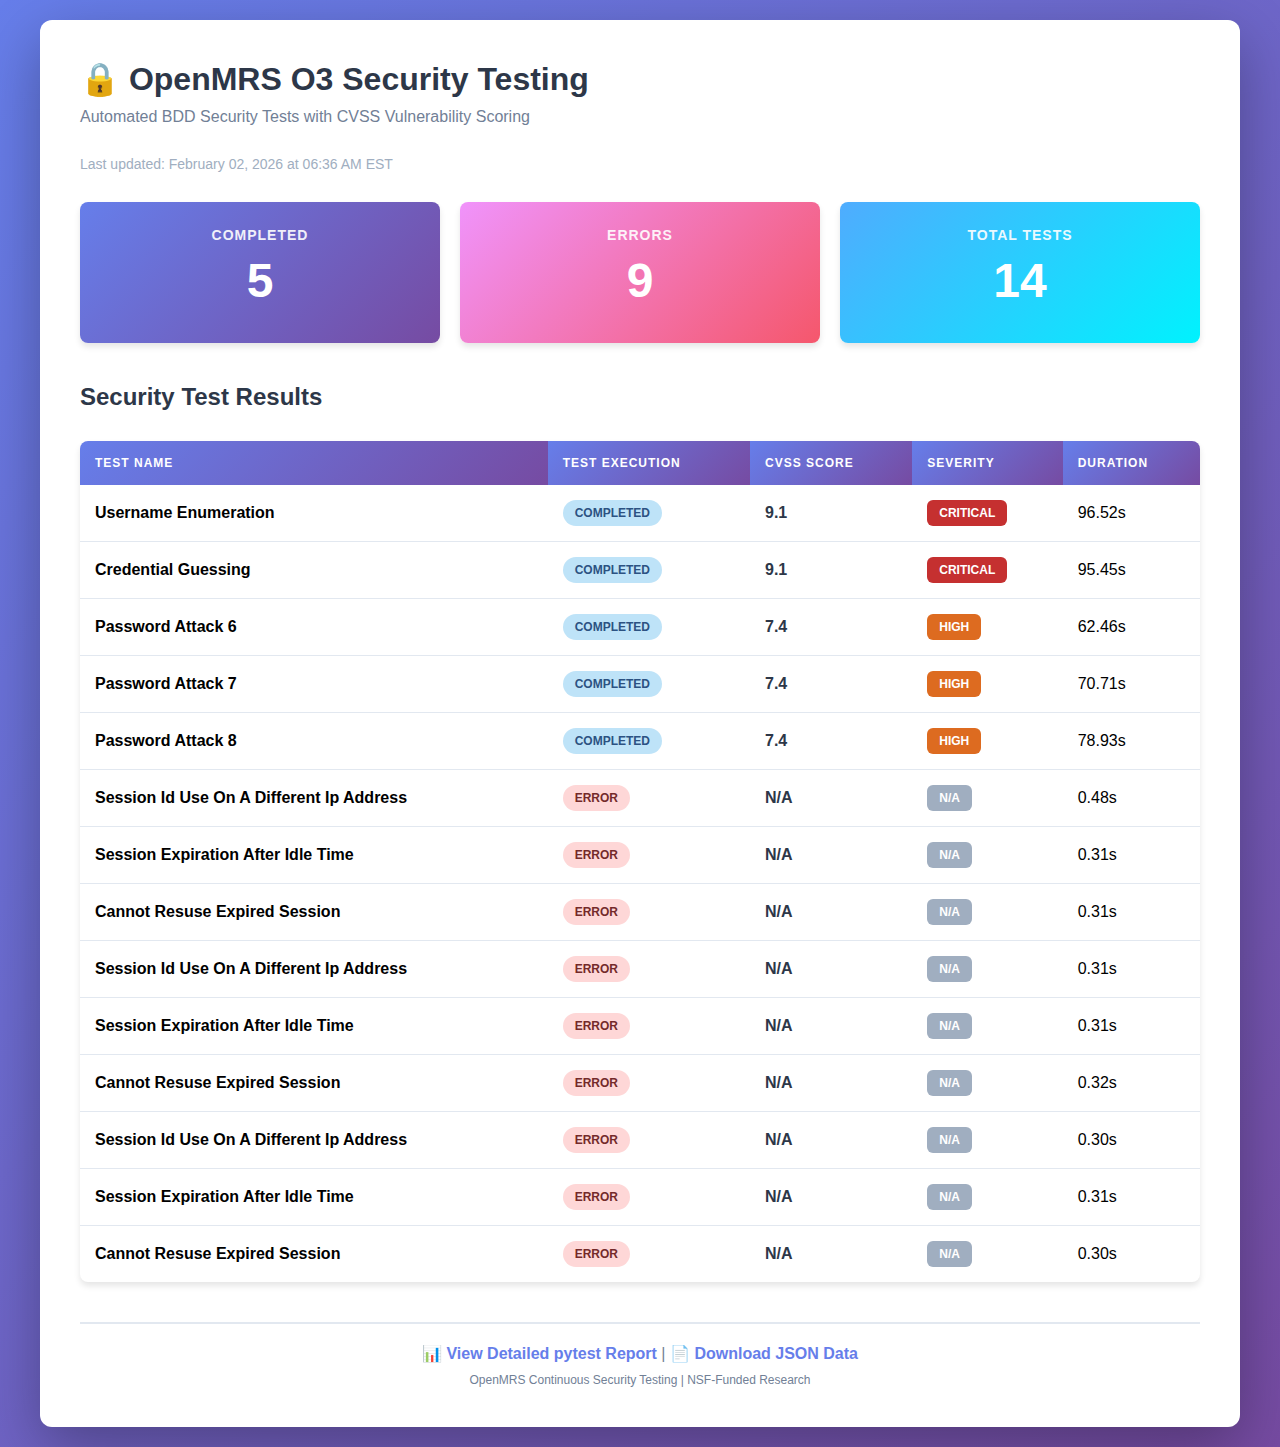
<file: security/index.html>
<!DOCTYPE html>
        <html>
        <head>
            <meta charset="UTF-8">
            <title>OpenMRS Security Test Results</title>
            <style>
                * { box-sizing: border-box; margin: 0; padding: 0; }
                body {
                    font-family: -apple-system, BlinkMacSystemFont, 'Segoe UI', Roboto, Oxygen, Ubuntu, sans-serif;
                    background: linear-gradient(135deg, #667eea 0%, #764ba2 100%);
                    padding: 20px;
                    min-height: 100vh;
                }
                .container {
                    max-width: 1200px;
                    margin: 0 auto;
                    background: white;
                    padding: 40px;
                    border-radius: 12px;
                    box-shadow: 0 20px 60px rgba(0,0,0,0.3);
                }
                h1 {
                    color: #2d3748;
                    margin-bottom: 10px;
                    font-size: 32px;
                }
                .subtitle {
                    color: #718096;
                    margin-bottom: 30px;
                    font-size: 16px;
                }
                .timestamp {
                    color: #a0aec0;
                    font-size: 14px;
                    margin-bottom: 30px;
                }
                .summary {
                    display: grid;
                    grid-template-columns: repeat(auto-fit, minmax(200px, 1fr));
                    gap: 20px;
                    margin: 30px 0;
                }
                .stat-card {
                    padding: 25px;
                    border-radius: 8px;
                    text-align: center;
                    box-shadow: 0 4px 6px rgba(0,0,0,0.1);
                }
                .stat-card.passed {
                    background: linear-gradient(135deg, #667eea 0%, #764ba2 100%);
                    color: white;
                }
                .stat-card.failed {
                    background: linear-gradient(135deg, #f093fb 0%, #f5576c 100%);
                    color: white;
                }
                .stat-card.total {
                    background: linear-gradient(135deg, #4facfe 0%, #00f2fe 100%);
                    color: white;
                }
                .stat-card h3 {
                    font-size: 14px;
                    text-transform: uppercase;
                    letter-spacing: 1px;
                    opacity: 0.9;
                    margin-bottom: 10px;
                }
                .stat-card .number {
                    font-size: 48px;
                    font-weight: bold;
                    margin: 10px 0;
                }
                table {
                    width: 100%;
                    border-collapse: collapse;
                    margin: 30px 0;
                    box-shadow: 0 4px 6px rgba(0,0,0,0.1);
                    border-radius: 8px;
                    overflow: hidden;
                }
                th {
                    background: linear-gradient(135deg, #667eea 0%, #764ba2 100%);
                    color: white;
                    padding: 15px;
                    text-align: left;
                    font-weight: 600;
                    text-transform: uppercase;
                    font-size: 12px;
                    letter-spacing: 1px;
                }
                td {
                    padding: 15px;
                    border-bottom: 1px solid #e2e8f0;
                }
                tr:hover {
                    background: #f7fafc;
                }
                tr:last-child td {
                    border-bottom: none;
                }
                .status-badge {
                    display: inline-block;
                    padding: 6px 12px;
                    border-radius: 20px;
                    font-size: 12px;
                    font-weight: 600;
                    text-transform: uppercase;
                }
                .status-completed {
                    background: #bee3f8;
                    color: #2c5282;
                }
                .status-error {
                    background: #fed7d7;
                    color: #742a2a;
                }
                .cvss-score {
                    font-weight: bold;
                    font-size: 16px;
                    color: #2d3748;
                }
                .severity-badge {
                    display: inline-block;
                    padding: 6px 12px;
                    border-radius: 6px;
                    font-weight: bold;
                    font-size: 12px;
                    text-transform: uppercase;
                }
                .severity-critical { background: #c53030; color: white; }
                .severity-high { background: #dd6b20; color: white; }
                .severity-medium { background: #d69e2e; color: white; }
                .severity-low { background: #38a169; color: white; }
                .severity-unknown { background: #a0aec0; color: white; }
                .footer {
                    margin-top: 40px;
                    padding-top: 20px;
                    border-top: 2px solid #e2e8f0;
                    text-align: center;
                    color: #718096;
                }
                .footer a {
                    color: #667eea;
                    text-decoration: none;
                    font-weight: 600;
                }
                .footer a:hover {
                    text-decoration: underline;
                }
            </style>
        </head>
        <body>
            <div class="container">
                <h1>🔒 OpenMRS O3 Security Testing</h1>
                <p class="subtitle">Automated BDD Security Tests with CVSS Vulnerability Scoring</p>
                <p class="timestamp">Last updated: February 02, 2026 at 06:36 AM EST</p>

                <div class="summary">
                    <div class="stat-card passed">
                        <h3>Completed</h3>
                        <div class="number">5</div>
                    </div>
                    <div class="stat-card failed">
                        <h3>Errors</h3>
                        <div class="number">9</div>
                    </div>
                    <div class="stat-card total">
                        <h3>Total Tests</h3>
                        <div class="number">14</div>
                    </div>
                </div>

                <h2 style="margin: 40px 0 20px 0; color: #2d3748;">Security Test Results</h2>
                <table>
                    <thead>
                        <tr>
                            <th>Test Name</th>
                            <th>Test Execution</th>
                            <th>CVSS Score</th>
                            <th>Severity</th>
                            <th>Duration</th>
                        </tr>
                    </thead>
                    <tbody>
        
                        <tr>
                            <td><strong>Username Enumeration</strong></td>
                            <td><span class="status-badge status-completed">Completed</span></td>
                            <td><span class="cvss-score">9.1</span></td>
                            <td><span class="severity-badge severity-critical">CRITICAL</span></td>
                            <td>96.52s</td>
                        </tr>
            
                        <tr>
                            <td><strong>Credential Guessing</strong></td>
                            <td><span class="status-badge status-completed">Completed</span></td>
                            <td><span class="cvss-score">9.1</span></td>
                            <td><span class="severity-badge severity-critical">CRITICAL</span></td>
                            <td>95.45s</td>
                        </tr>
            
                        <tr>
                            <td><strong>Password Attack 6</strong></td>
                            <td><span class="status-badge status-completed">Completed</span></td>
                            <td><span class="cvss-score">7.4</span></td>
                            <td><span class="severity-badge severity-high">HIGH</span></td>
                            <td>62.46s</td>
                        </tr>
            
                        <tr>
                            <td><strong>Password Attack 7</strong></td>
                            <td><span class="status-badge status-completed">Completed</span></td>
                            <td><span class="cvss-score">7.4</span></td>
                            <td><span class="severity-badge severity-high">HIGH</span></td>
                            <td>70.71s</td>
                        </tr>
            
                        <tr>
                            <td><strong>Password Attack 8</strong></td>
                            <td><span class="status-badge status-completed">Completed</span></td>
                            <td><span class="cvss-score">7.4</span></td>
                            <td><span class="severity-badge severity-high">HIGH</span></td>
                            <td>78.93s</td>
                        </tr>
            
                        <tr>
                            <td><strong>Session Id Use On A Different Ip Address</strong></td>
                            <td><span class="status-badge status-error">Error</span></td>
                            <td><span class="cvss-score">N/A</span></td>
                            <td><span class="severity-badge severity-unknown">N/A</span></td>
                            <td>0.48s</td>
                        </tr>
            
                        <tr>
                            <td><strong>Session Expiration After Idle Time</strong></td>
                            <td><span class="status-badge status-error">Error</span></td>
                            <td><span class="cvss-score">N/A</span></td>
                            <td><span class="severity-badge severity-unknown">N/A</span></td>
                            <td>0.31s</td>
                        </tr>
            
                        <tr>
                            <td><strong>Cannot Resuse Expired Session</strong></td>
                            <td><span class="status-badge status-error">Error</span></td>
                            <td><span class="cvss-score">N/A</span></td>
                            <td><span class="severity-badge severity-unknown">N/A</span></td>
                            <td>0.31s</td>
                        </tr>
            
                        <tr>
                            <td><strong>Session Id Use On A Different Ip Address</strong></td>
                            <td><span class="status-badge status-error">Error</span></td>
                            <td><span class="cvss-score">N/A</span></td>
                            <td><span class="severity-badge severity-unknown">N/A</span></td>
                            <td>0.31s</td>
                        </tr>
            
                        <tr>
                            <td><strong>Session Expiration After Idle Time</strong></td>
                            <td><span class="status-badge status-error">Error</span></td>
                            <td><span class="cvss-score">N/A</span></td>
                            <td><span class="severity-badge severity-unknown">N/A</span></td>
                            <td>0.31s</td>
                        </tr>
            
                        <tr>
                            <td><strong>Cannot Resuse Expired Session</strong></td>
                            <td><span class="status-badge status-error">Error</span></td>
                            <td><span class="cvss-score">N/A</span></td>
                            <td><span class="severity-badge severity-unknown">N/A</span></td>
                            <td>0.32s</td>
                        </tr>
            
                        <tr>
                            <td><strong>Session Id Use On A Different Ip Address</strong></td>
                            <td><span class="status-badge status-error">Error</span></td>
                            <td><span class="cvss-score">N/A</span></td>
                            <td><span class="severity-badge severity-unknown">N/A</span></td>
                            <td>0.30s</td>
                        </tr>
            
                        <tr>
                            <td><strong>Session Expiration After Idle Time</strong></td>
                            <td><span class="status-badge status-error">Error</span></td>
                            <td><span class="cvss-score">N/A</span></td>
                            <td><span class="severity-badge severity-unknown">N/A</span></td>
                            <td>0.31s</td>
                        </tr>
            
                        <tr>
                            <td><strong>Cannot Resuse Expired Session</strong></td>
                            <td><span class="status-badge status-error">Error</span></td>
                            <td><span class="cvss-score">N/A</span></td>
                            <td><span class="severity-badge severity-unknown">N/A</span></td>
                            <td>0.30s</td>
                        </tr>
            
                    </tbody>
                </table>

                <div class="footer">
                    <p><a href="report.html">📊 View Detailed pytest Report</a> |
                    <a href="security_results.json">📄 Download JSON Data</a></p>
                    <p style="margin-top: 10px; font-size: 12px;">
                        OpenMRS Continuous Security Testing | NSF-Funded Research
                    </p>
                </div>
            </div>
        </body>
        </html>
</file>
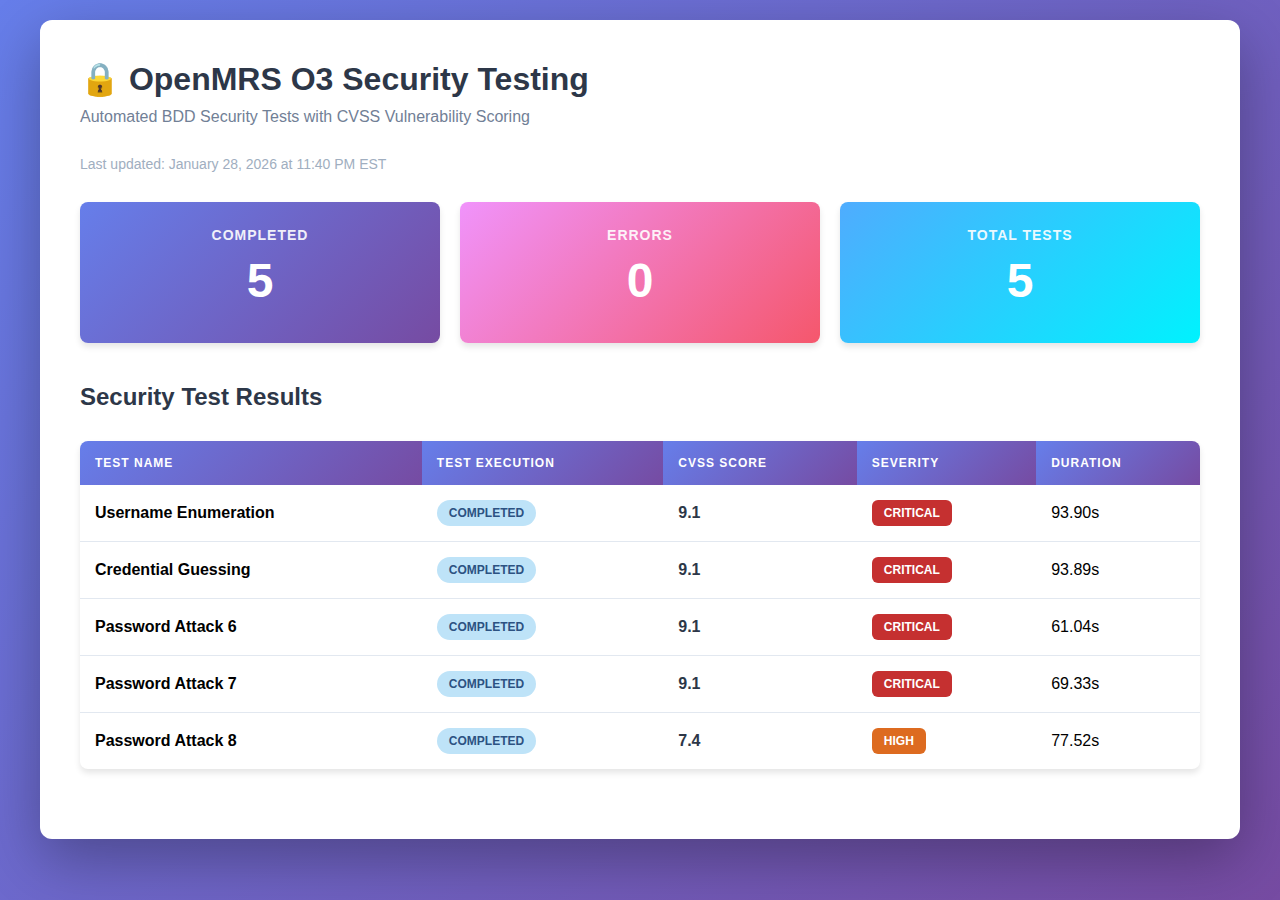
<file: security_dashboard.html>
<!DOCTYPE html>
<html>
<head>
    <meta charset="UTF-8">
    <title>OpenMRS Security Test Results</title>
    <style>
        * { box-sizing: border-box; margin: 0; padding: 0; }
        body {
            font-family: -apple-system, BlinkMacSystemFont, 'Segoe UI', Roboto, sans-serif;
            background: linear-gradient(135deg, #667eea 0%, #764ba2 100%);
            padding: 20px;
            min-height: 100vh;
        }
        .container {
            max-width: 1200px;
            margin: 0 auto;
            background: white;
            padding: 40px;
            border-radius: 12px;
            box-shadow: 0 20px 60px rgba(0,0,0,0.3);
        }
        h1 { color: #2d3748; margin-bottom: 10px; font-size: 32px; }
        .subtitle { color: #718096; margin-bottom: 30px; font-size: 16px; }
        .timestamp { color: #a0aec0; font-size: 14px; margin-bottom: 30px; }
        .summary {
            display: grid;
            grid-template-columns: repeat(auto-fit, minmax(200px, 1fr));
            gap: 20px;
            margin: 30px 0;
        }
        .stat-card {
            padding: 25px;
            border-radius: 8px;
            text-align: center;
            box-shadow: 0 4px 6px rgba(0,0,0,0.1);
        }
        .stat-card.passed { background: linear-gradient(135deg, #667eea 0%, #764ba2 100%); color: white; }
        .stat-card.failed { background: linear-gradient(135deg, #f093fb 0%, #f5576c 100%); color: white; }
        .stat-card.total { background: linear-gradient(135deg, #4facfe 0%, #00f2fe 100%); color: white; }
        .stat-card h3 { font-size: 14px; text-transform: uppercase; letter-spacing: 1px; opacity: 0.9; margin-bottom: 10px; }
        .stat-card .number { font-size: 48px; font-weight: bold; margin: 10px 0; }
        table { width: 100%; border-collapse: collapse; margin: 30px 0; box-shadow: 0 4px 6px rgba(0,0,0,0.1); border-radius: 8px; overflow: hidden; }
        th { background: linear-gradient(135deg, #667eea 0%, #764ba2 100%); color: white; padding: 15px; text-align: left; font-weight: 600; text-transform: uppercase; font-size: 12px; letter-spacing: 1px; }
        td { padding: 15px; border-bottom: 1px solid #e2e8f0; }
        tr:hover { background: #f7fafc; }
        tr:last-child td { border-bottom: none; }
        .status-badge { display: inline-block; padding: 6px 12px; border-radius: 20px; font-size: 12px; font-weight: 600; text-transform: uppercase; }
        .status-completed { background: #bee3f8; color: #2c5282; }
        .status-error { background: #fed7d7; color: #742a2a; }
        .cvss-score { font-weight: bold; font-size: 16px; color: #2d3748; }
        .severity-badge { display: inline-block; padding: 6px 12px; border-radius: 6px; font-weight: bold; font-size: 12px; text-transform: uppercase; }
        .severity-critical { background: #c53030; color: white; }
        .severity-high { background: #dd6b20; color: white; }
        .severity-medium { background: #d69e2e; color: white; }
        .severity-low { background: #38a169; color: white; }
        .severity-unknown { background: #a0aec0; color: white; }
    </style>
</head>
<body>
    <div class="container">
        <h1>🔒 OpenMRS O3 Security Testing</h1>
        <p class="subtitle">Automated BDD Security Tests with CVSS Vulnerability Scoring</p>
        <p class="timestamp">Last updated: January 28, 2026 at 11:40 PM EST</p>

        <div class="summary">
            <div class="stat-card passed">
                <h3>Completed</h3>
                <div class="number">5</div>
            </div>
            <div class="stat-card failed">
                <h3>Errors</h3>
                <div class="number">0</div>
            </div>
            <div class="stat-card total">
                <h3>Total Tests</h3>
                <div class="number">5</div>
            </div>
        </div>

        <h2 style="margin: 40px 0 20px 0; color: #2d3748;">Security Test Results</h2>
        <table>
            <thead>
                <tr>
                    <th>Test Name</th>
                    <th>Test Execution</th>
                    <th>CVSS Score</th>
                    <th>Severity</th>
                    <th>Duration</th>
                </tr>
            </thead>
            <tbody>

                <tr>
                    <td><strong>Username Enumeration</strong></td>
                    <td><span class="status-badge status-completed">Completed</span></td>
                    <td><span class="cvss-score">9.1</span></td>
                    <td><span class="severity-badge severity-critical">CRITICAL</span></td>
                    <td>93.90s</td>
                </tr>
    
                <tr>
                    <td><strong>Credential Guessing</strong></td>
                    <td><span class="status-badge status-completed">Completed</span></td>
                    <td><span class="cvss-score">9.1</span></td>
                    <td><span class="severity-badge severity-critical">CRITICAL</span></td>
                    <td>93.89s</td>
                </tr>
    
                <tr>
                    <td><strong>Password Attack 6</strong></td>
                    <td><span class="status-badge status-completed">Completed</span></td>
                    <td><span class="cvss-score">9.1</span></td>
                    <td><span class="severity-badge severity-critical">CRITICAL</span></td>
                    <td>61.04s</td>
                </tr>
    
                <tr>
                    <td><strong>Password Attack 7</strong></td>
                    <td><span class="status-badge status-completed">Completed</span></td>
                    <td><span class="cvss-score">9.1</span></td>
                    <td><span class="severity-badge severity-critical">CRITICAL</span></td>
                    <td>69.33s</td>
                </tr>
    
                <tr>
                    <td><strong>Password Attack 8</strong></td>
                    <td><span class="status-badge status-completed">Completed</span></td>
                    <td><span class="cvss-score">7.4</span></td>
                    <td><span class="severity-badge severity-high">HIGH</span></td>
                    <td>77.52s</td>
                </tr>
    
            </tbody>
        </table>
    </div>
</body>
</html>
</file>
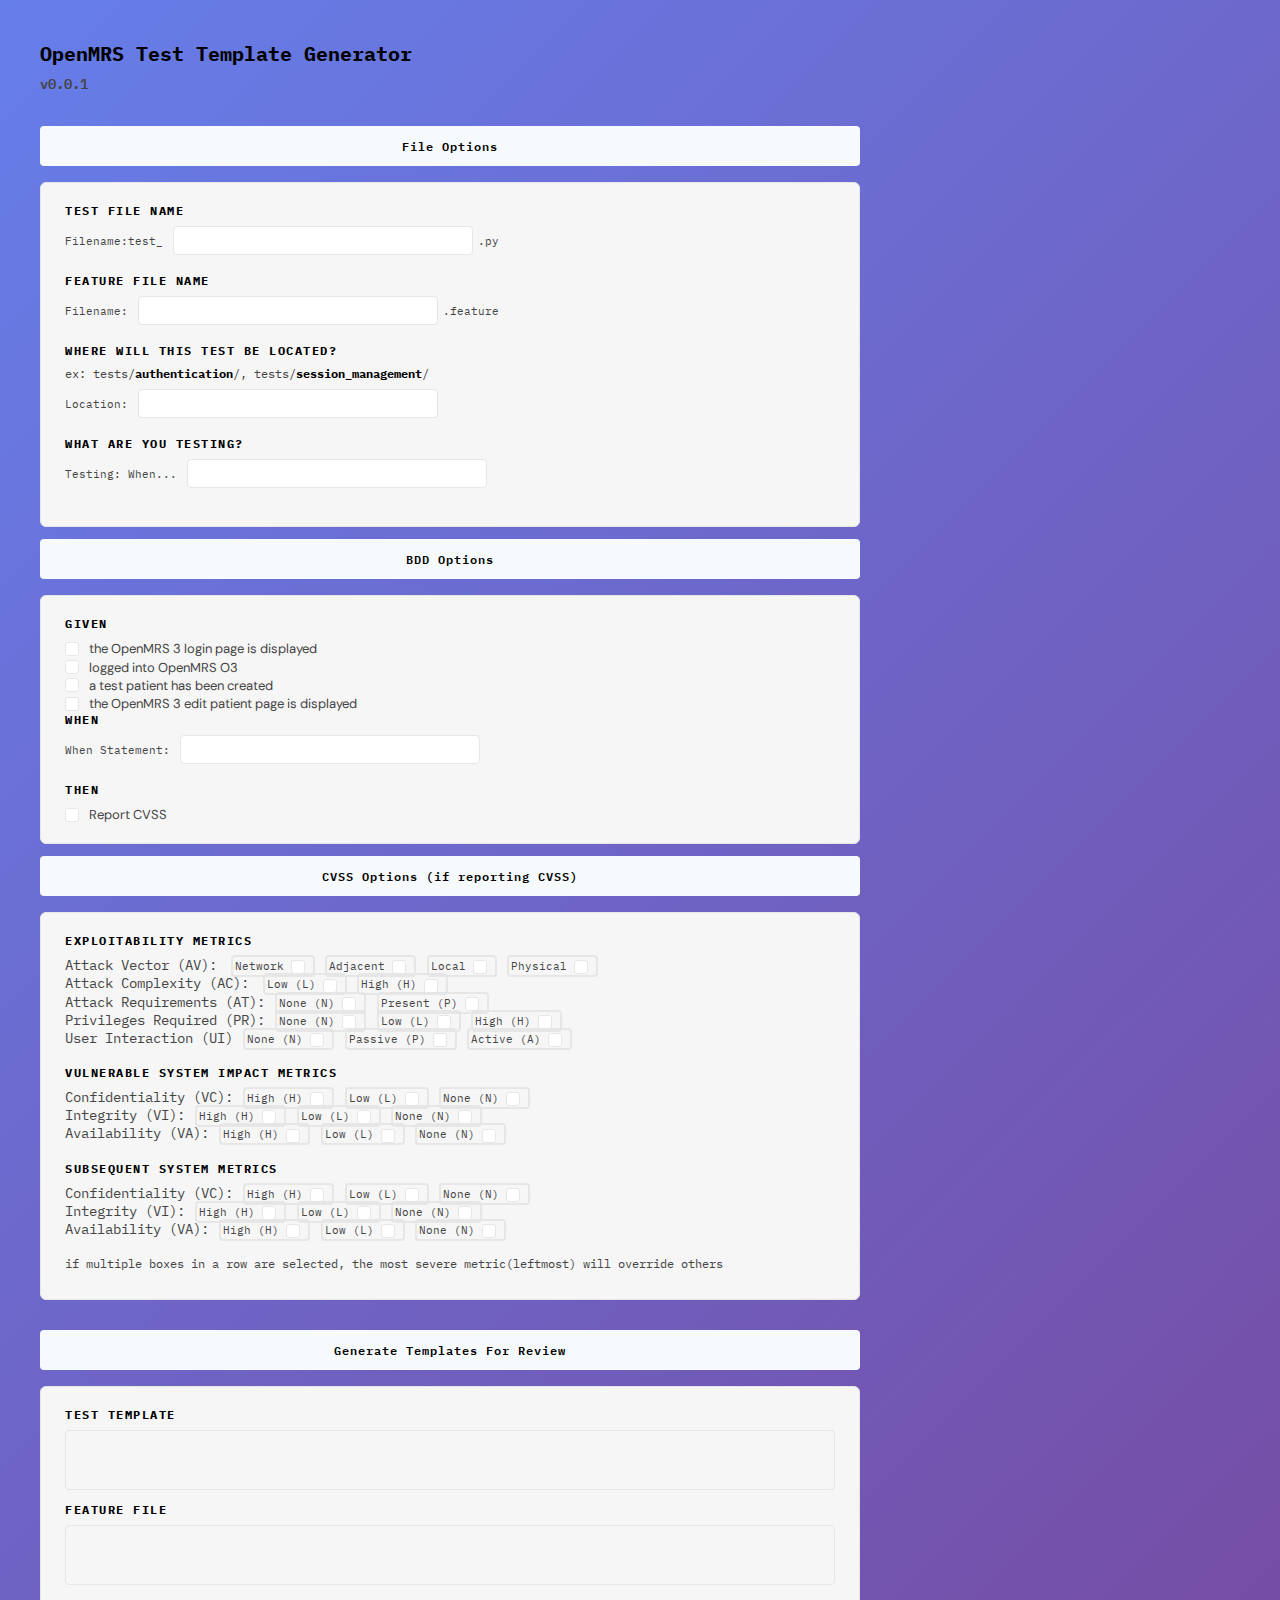
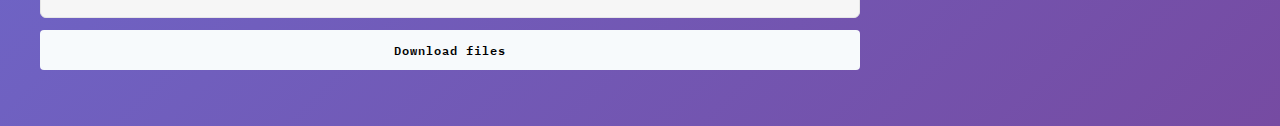
<file: pages/templateGenerator.html>
<!DOCTYPE html>
 <head>
    <link rel="stylesheet" href="templateGen.css">
    <title>OpenMRS Security Test Template Generator</title>
    <script src = "templateGenerator.js"></script>
 </head>
 <body>
    <h1>OpenMRS Test Template Generator</h1>
    <h3>v0.0.1</h3>
    <button class = "dropdownButton" id = "fileOptionDropBtn" onclick="toggleDivVisibilityByID('fileOptionDiv')">File Options</button>
    <div id = "fileOptionDiv">
        <h4>Test File Name</h4>
        <label for="lname">Filename:test_</label>
        <input type="text" id="testFilenameSTMT" name="fname">
        <label for="lname">.py</label><br><br>
        <h4>Feature File Name</h4>
        <label for="lname">Filename:</label>
        <input type="text" id="featureFilenameSTMT" name="fname">
        <label for="lname">.feature</label><br><br>
        <h4>Where will this test be located?</h4>
        <p>ex: tests/<b>authentication</b>/, tests/<b>session_management</b>/</p>
        <label for="lname">Location:</label>
        <input type="text" id="locationSTMT" name="fname"><br><br>
        <h4>What are you testing?</h4>
        <label for="lname">Testing: When...</label>
        <input type="text" id="testSTMT" name="fname"><br><br>
        
    </div>
    <button class = "dropdownButton" id = "bddDropBtn" onclick="toggleDivVisibilityByID('bddDiv')">BDD Options</button>
    <div id = "bddDiv">
        <div class="Given">
            <h4>Given</h4>
            <input type="checkbox" id="givenLoginPageDisplayed" name="vehicle3" value="loginPageDisplayed">
            <label for="vehicle3"> the OpenMRS 3 login page is displayed</label><br> 
            <input type="checkbox" id="givenLoggedInto" name="vehicle1" value="loggedInto">
            <label for="vehicle1"> logged into OpenMRS O3</label><br>
            <input type="checkbox" id="givenTestPatientCreated" name="vehicle2" value="testPatientCreated">
            <label for="vehicle2"> a test patient has been created</label><br>
            <input type="checkbox" id="givenEditPatientPageDisplayed" name="vehicle3" value="editPatientPageDisplayed">
            <label for="vehicle3"> the OpenMRS 3 edit patient page is displayed</label><br> 
            
        </div> 
        <div>
            <h4>When</h4>
            <label for="lname">When Statement:</label>
            <input type="text" id="whenSTMT" name="fname"><br><br>
        </div>
        <div class="Then">
            <h4>Then</h4>
            <input type="checkbox" id="reportCVSS" name="vehicle1" value="reportCVSS">
            <label for="vehicle1">Report CVSS</label><br>
        </div> 
    </div>
    <button class = "dropdownButton" id = "cvssDropBtn" onclick="toggleDivVisibilityByID('cvssCalcDiv')">CVSS Options (if reporting CVSS)</button>
    <div id="cvssCalcDiv">
    
        <!--Exploitability Metrics -->
        <h4>Exploitability Metrics</h4>
        <label class="cvssMetricLabel">Attack Vector (AV): </label>
        <label class="borderLabel">Network <input type = "checkbox" id = "cvssAVN"></label>
        <label class="borderLabel">Adjacent <input type = "checkbox" id = "cvssAVA"></label>
        <label class="borderLabel">Local <input type = "checkbox" id = "cvssAVL"></label>
        <label class="borderLabel">Physical <input type = "checkbox" id = "cvssAVP"></label><br>

        <label class="cvssMetricLabel">Attack Complexity (AC): </label>
        <label class="borderLabel"> Low (L) <input type = "checkbox" id = "cvssACL"></label>
        <label class="borderLabel"> High (H) <input type = "checkbox" id = "cvssACH"></label><br>

        <label class="cvssMetricLabel">Attack Requirements (AT):</label>
        <label class="borderLabel"> None (N) <input type = "checkbox" id = "cvssATN"></label>
        <label class="borderLabel"> Present (P) <input type = "checkbox" id = "cvssATP"></label><br>
        <label class="cvssMetricLabel">Privileges Required (PR):</label>
        <label class="borderLabel"> None (N) <input type = "checkbox" id = "cvssPRN"></label>
        <label class="borderLabel"> Low (L) <input type = "checkbox" id = "cvssPRL"></label>
        <label class="borderLabel"> High (H) <input type = "checkbox" id = "cvssPRH"></label><br>

        <label class="cvssMetricLabel">User Interaction (UI)</label>
        <label class="borderLabel"> None (N) <input type = "checkbox" id = "cvssUIN"></label>
        <label class="borderLabel"> Passive (P) <input type = "checkbox" id = "cvssUIP"></label>
        <label class="borderLabel"> Active (A) <input type = "checkbox" id = "cvssUIA"></label><br><br>
        <!-- Vulnerable System Impact Metrics-->
         <h4>Vulnerable System Impact Metrics</h4>
        <label class="cvssMetricLabel">Confidentiality (VC):</label>
        <label class="borderLabel"> High (H) <input type = "checkbox" id = "cvssVCH"></label>
        <label class="borderLabel"> Low (L) <input type = "checkbox" id = "cvssVCL"></label>
        <label class="borderLabel"> None (N) <input type = "checkbox" id = "cvssVCN"></label><br>
        <label class="cvssMetricLabel">Integrity (VI):</label>
        <label class="borderLabel"> High (H) <input type = "checkbox" id = "cvssVIH"></label>
        <label class="borderLabel"> Low (L) <input type = "checkbox" id = "cvssVIL"></label>
        <label class="borderLabel"> None (N) <input type = "checkbox" id = "cvssVIN"></label><br>
        <label class="cvssMetricLabel">Availability (VA):</label>
        <label class="borderLabel"> High (H) <input type = "checkbox" id = "cvssVAH"></label>
        <label class="borderLabel"> Low (L) <input type = "checkbox" id = "cvssVAL"></label>
        <label class="borderLabel"> None (N) <input type = "checkbox" id = "cvssVAN"></label><br><br>

        
        <h4>Subsequent System Metrics</h4>
        <!-- Subsequent System Metrics-->
        <label class="cvssMetricLabel">Confidentiality (VC):</label>
        <label class="borderLabel"> High (H) <input type = "checkbox" id = "cvssSCH"></label>
        <label class="borderLabel"> Low (L) <input type = "checkbox" id = "cvssSCL"></label>
        <label class="borderLabel"> None (N) <input type = "checkbox" id = "cvssSCN"></label><br>
        <label class="cvssMetricLabel">Integrity (VI):</label>
        <label class="borderLabel"> High (H) <input type = "checkbox" id = "cvssSIH"></label>
        <label class="borderLabel"> Low (L) <input type = "checkbox" id = "cvssSIL"></label>
        <label class="borderLabel"> None (N) <input type = "checkbox" id = "cvssSIN"></label><br>
        <label class="cvssMetricLabel">Availability (VA):</label>
        <label class="borderLabel"> High (H) <input type = "checkbox" id = "cvssSAH"></label>
        <label class="borderLabel"> Low (L) <input type = "checkbox" id = "cvssSAL"></label>
        <label class="borderLabel"> None (N) <input type = "checkbox" id = "cvssSAN"></label><br>
        <br>
        <p>if multiple boxes in a row are selected, the most severe metric(leftmost) will override others</p>
    </div>
    <br>
    <button onclick="generateTemplateFile()" >Generate Templates For Review</button>
    <div class = "resultsDiv">
        <h4>Test Template</h4>
        <p class = "results" id ="testScaffold"> </p>
        <h4>Feature File</h4>
        <p class = "results" id ="featureFile"></p>
    </div>
    <button onclick="downloadFiles()">Download files</button>

</body>
</file>
<file: pages/templateGen.css>
@import url('https://fonts.googleapis.com/css2?family=IBM+Plex+Mono:wght@400;600&family=DM+Sans:wght@400;500&display=swap');

:root {
  --bg: #ffffff;
  --surface: #f6f6f6;
  --border: #e6e6e6;
  --accent: #f7fafc;
  --text: #000000;
  --text-dim: #444444;
  --green: #4caf50;
  --mono: 'IBM Plex Mono', monospace;
  --sans: 'DM Sans', sans-serif;
}

*, *::before, *::after {
  box-sizing: border-box;
  margin: 0;
  padding: 0;
}

body {
  font-family: -apple-system, BlinkMacSystemFont, 'Segoe UI', Roboto, Oxygen, Ubuntu, sans-serif;
  background: linear-gradient(135deg, #667eea 0%, #764ba2 100%);
  color: var(--text);
  min-width: 800px;
  padding: 40px;
}

h1 {
  font-family: var(--mono);
  font-size: 20px;
  color: var(--text);
  margin-bottom: 4px;
}

h3 {
  font-family: var(--mono);
  font-size: 14px;
  color: var(--text-dim);
  font-weight: 600;
  margin-bottom: 32px;
}

h4 {
  font-family: var(--mono);
  font-size: 12px;
  color: var(--text);
  text-transform: uppercase;
  letter-spacing: 1.5px;
  margin-bottom: 8px;
}

p {
  font-family: var(--mono);
  font-size: 12px;
  color: var(--text-dim);
  margin-bottom: 8px;
}

p b {
  color: var(--text);
}

body > div {
  background: var(--surface);
  border: 1px solid var(--border);
  border-radius: 6px;
  padding: 20px 24px;
  margin-bottom: 12px;
  max-width: 820px;
}

label {
  font-family: var(--mono);
  font-size: 11px;
  color: var(--text-dim);
  margin-right: 6px;
}

input[type="text"] {
  background: var(--bg);
  border: 1px solid var(--border);
  border-radius: 4px;
  color: var(--text);
  font-family: var(--mono);
  font-size: 12px;
  padding: 6px 10px;
  width: 300px;
  outline: none;
}

input[type="text"]:focus {
  border-color: var(--accent);
}

input[type="checkbox"] {
  appearance: none;
  width: 14px;
  height: 14px;
  border: 1px solid var(--border);
  border-radius: 3px;
  background: var(--bg);
  cursor: pointer;
  position: relative;
  vertical-align: middle;
  margin-right: 6px;
}

input[type="checkbox"]:checked {
  background: var(--green);
  border-color: var(--green);
}

input[type="checkbox"]:checked::after {
  content: '';
  position: absolute;
  left: 3px;
  top: 0px;
  width: 5px;
  height: 9px;
  border: 2px solid #fff;
  border-top: none;
  border-left: none;
  transform: rotate(45deg);
}

input[type="checkbox"] + label {
  font-family: var(--sans);
  font-size: 13px;
  color: var(--text-dim);
  cursor: pointer;
  vertical-align: middle;
}

input[type="checkbox"]:checked + label {
  color: var(--text);
}

button {
  display: block;
  font-family: var(--mono);
  font-size: 12px;
  font-weight: 600;
  letter-spacing: 1px;
  color: #000;
  background: var(--accent);
  border: none;
  border-radius: 4px;
  padding: 10px 28px;
  cursor: pointer;
  margin-bottom: 16px;
  max-width: 820px;
  width: 100%;
}

button:hover {
  background: #edf2f7;
}

.resultsDiv {
  max-width: 820px;
}

.results {
  background: var(--surface);
  border: 1px solid var(--border);
  border-radius: 4px;
  color: var(--text-dim);
  font-family: var(--mono);
  font-size: 12px;
  line-height: 1.7;
  padding: 16px;
  margin-bottom: 12px;
  white-space: pre-wrap;
  min-height: 60px;
}

.borderLabel{
  padding:2px;
  border: 2px solid var(--border);
  border-radius: 4px;

}
.cvssMetricLabel{
  font-size: 14px;
}
</file>
